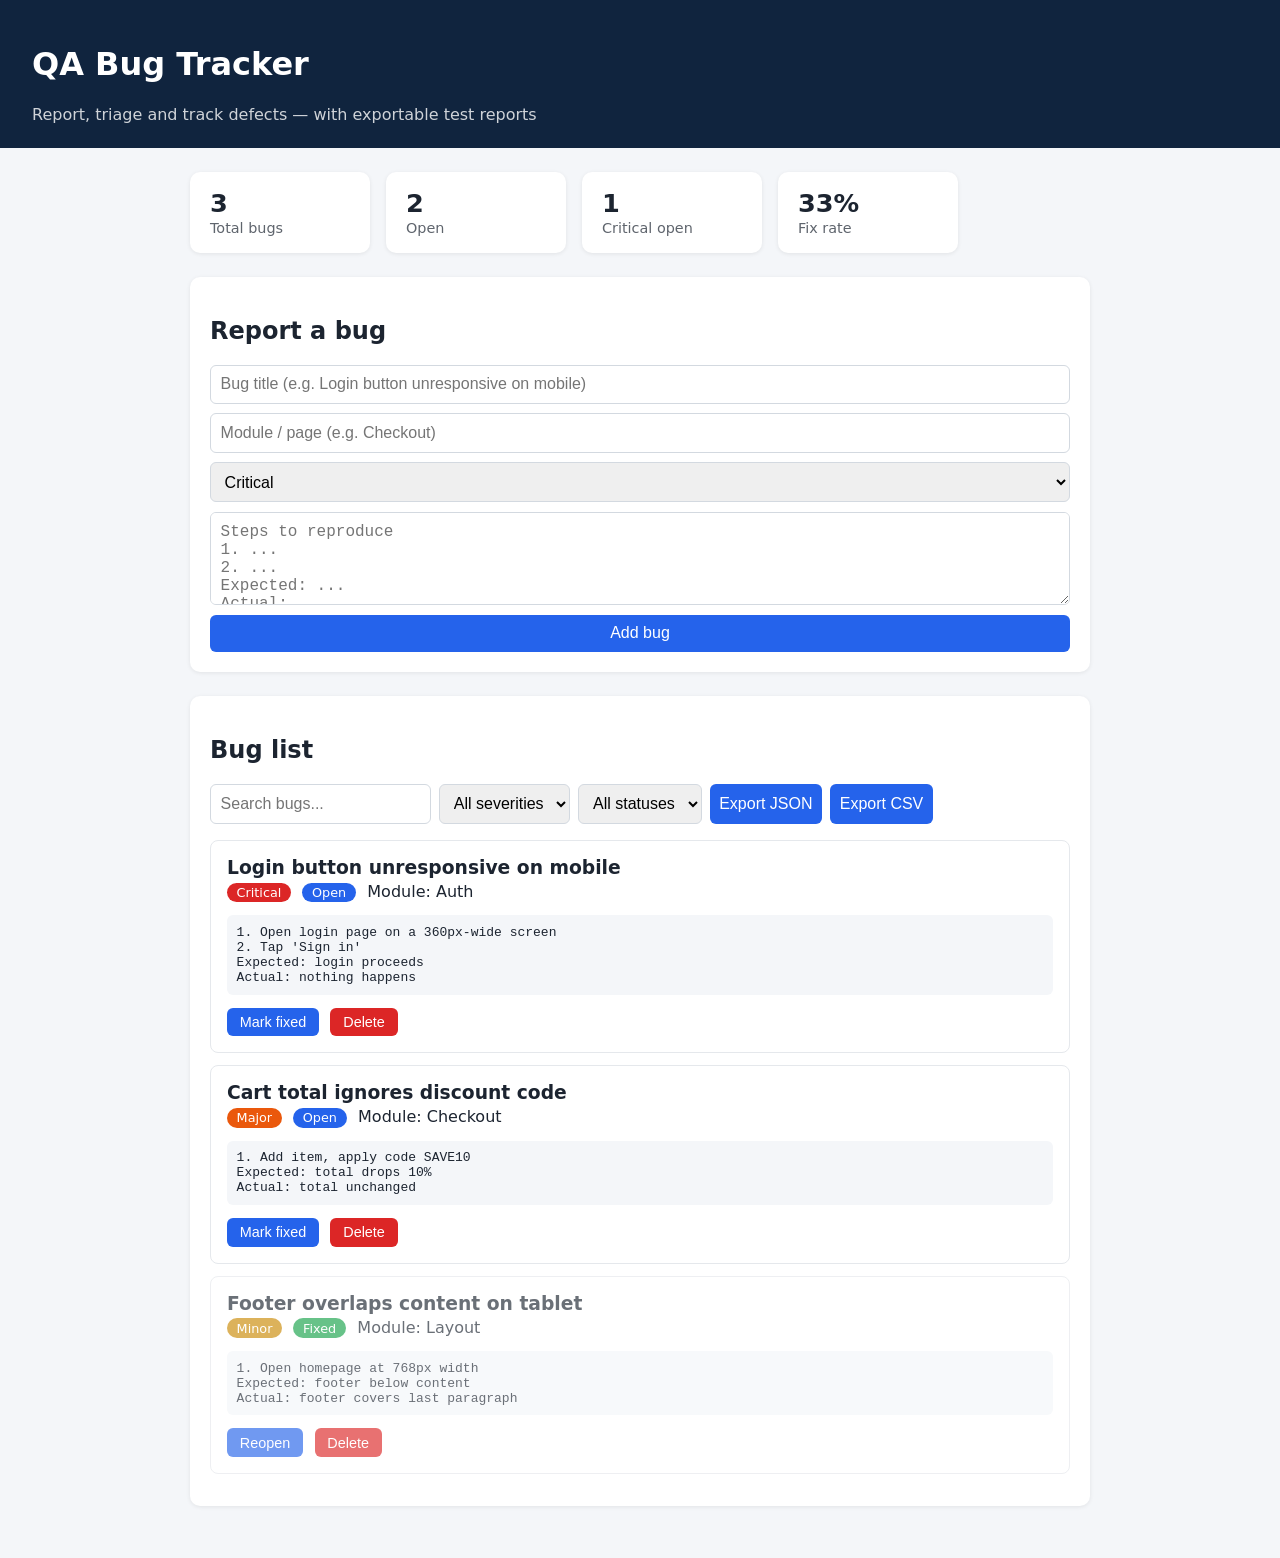
<file: qa-bug-tracker/index.html>
<!DOCTYPE html>
<html lang="en">
<head>
<meta charset="UTF-8">
<meta name="viewport" content="width=device-width, initial-scale=1.0">
<title>QA Bug Tracker</title>
<link rel="stylesheet" href="style.css">
</head>
<body>
<header>
  <h1>QA Bug Tracker</h1>
  <p>Report, triage and track defects — with exportable test reports</p>
</header>

<main>
  <section id="stats" class="cards"></section>

  <section>
    <h2>Report a bug</h2>
    <form id="bugForm">
      <input id="title" placeholder="Bug title (e.g. Login button unresponsive on mobile)" required>
      <input id="module" placeholder="Module / page (e.g. Checkout)" required>
      <select id="severity">
        <option>Critical</option>
        <option>Major</option>
        <option>Minor</option>
        <option>Trivial</option>
      </select>
      <textarea id="steps" placeholder="Steps to reproduce&#10;1. ...&#10;2. ...&#10;Expected: ...&#10;Actual: ..." rows="4" required></textarea>
      <button type="submit">Add bug</button>
    </form>
  </section>

  <section>
    <h2>Bug list</h2>
    <div class="filters">
      <input id="search" placeholder="Search bugs...">
      <select id="filterSeverity">
        <option value="">All severities</option>
        <option>Critical</option><option>Major</option>
        <option>Minor</option><option>Trivial</option>
      </select>
      <select id="filterStatus">
        <option value="">All statuses</option>
        <option>Open</option><option>Fixed</option>
      </select>
      <button id="exportJson">Export JSON</button>
      <button id="exportCsv">Export CSV</button>
    </div>
    <div id="bugList"></div>
  </section>
</main>

<script src="app.js"></script>
</body>
</html>
</file>
<file: qa-bug-tracker/style.css>
:root { font-family: system-ui, sans-serif; color: #1c2430; }
body { margin: 0; background: #f4f6f9; }
header { background: #10243e; color: #fff; padding: 1.5rem 2rem; }
header p { margin: 0.25rem 0 0; opacity: 0.8; }
main { max-width: 900px; margin: 0 auto; padding: 1.5rem; }
section { background: #fff; border-radius: 10px; padding: 1.25rem;
          margin-bottom: 1.5rem; box-shadow: 0 1px 4px rgba(0,0,0,0.08); }
.cards { display: flex; flex-wrap: wrap; gap: 1rem; background: none;
         box-shadow: none; padding: 0; }
.card { background: #fff; border-radius: 10px; padding: 1rem 1.25rem;
        box-shadow: 0 1px 4px rgba(0,0,0,0.08); min-width: 140px; }
.card b { font-size: 1.6rem; display: block; }
.card span { opacity: 0.7; font-size: 0.9rem; }
form { display: flex; flex-direction: column; gap: 0.6rem; }
input, select, textarea, button { padding: 0.6rem; font-size: 1rem; border: 1px solid #d3d9e0; border-radius: 6px; }
button { background: #2563eb; color: #fff; border: none; cursor: pointer; }
button:hover { background: #1d4ed8; }
.filters { display: flex; flex-wrap: wrap; gap: 0.5rem; margin-bottom: 1rem; }
.bug { border: 1px solid #e5e8ec; border-radius: 8px; padding: 1rem; margin-bottom: 0.75rem; }
.bug.fixed { opacity: 0.65; }
.bug h3 { margin: 0 0 0.25rem; }
.bug pre { white-space: pre-wrap; background: #f4f6f9; padding: 0.6rem; border-radius: 6px; }
.tag { display: inline-block; padding: 0.15rem 0.6rem; border-radius: 20px;
       font-size: 0.8rem; color: #fff; margin-right: 0.4rem; }
.Critical { background: #dc2626; } .Major { background: #ea580c; }
.Minor { background: #ca8a04; } .Trivial { background: #6b7280; }
.Open { background: #2563eb; } .Fixed { background: #16a34a; }
.bug button { margin-right: 0.4rem; padding: 0.4rem 0.8rem; font-size: 0.9rem; }
.bug button.delete { background: #dc2626; }
</file>
